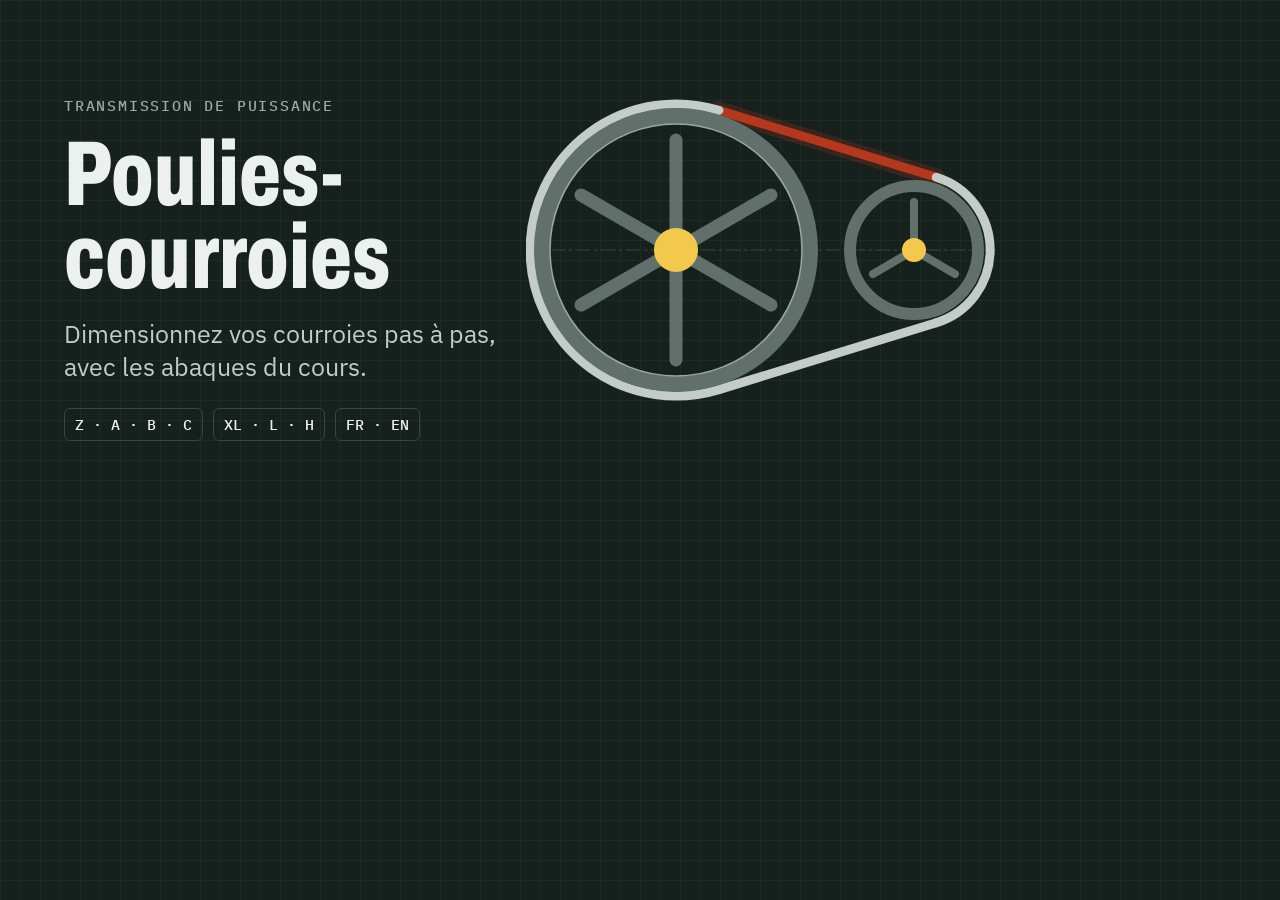
<file: android/store/src/feature.html>
<!doctype html>
<!-- Google Play feature graphic, 1024 × 500. ?lang=en for the English version. -->
<meta charset="utf-8">
<link rel="stylesheet" href="https://fonts.googleapis.com/css2?family=Archivo:wdth,wght@62..125,500..800&family=IBM+Plex+Mono:wght@500&family=IBM+Plex+Sans:wght@400&display=swap">
<style>
  html,body{margin:0;width:1024px;height:500px;overflow:hidden}
  body{background:#16201D;color:#ECF0EE;font-family:"IBM Plex Sans",sans-serif;position:relative;
       background-image:linear-gradient(#ffffff0a 1px,transparent 1px),linear-gradient(90deg,#ffffff0a 1px,transparent 1px);background-size:20px 20px}
  .txt{position:absolute;left:64px;top:96px;width:470px;display:grid;gap:18px}
  .eb{font:500 15px "IBM Plex Mono",monospace;letter-spacing:.12em;text-transform:uppercase;color:#9AA7A3}
  h1{margin:0;font-family:"Archivo",sans-serif;font-stretch:70%;font-weight:800;font-size:92px;line-height:.9}
  p{margin:0;font-size:25px;line-height:1.35;color:#C3CCC8}
  .chips{display:flex;gap:10px;margin-top:6px}
  .chips span{font:500 15px "IBM Plex Mono",monospace;padding:6px 10px;border:1.5px solid #3A4643;border-radius:6px;color:#ECF0EE}
  svg{position:absolute;right:28px;top:70px}
</style>
<div class="txt">
  <div class="eb" id="eb">Transmission de puissance</div>
  <h1>Poulies-<br>courroies</h1>
  <p id="sub">Dimensionnez vos courroies pas à pas, avec les abaques du cours.</p>
  <div class="chips"><span>Z · A · B · C</span><span>XL · L · H</span><span>FR · EN</span></div>
</div>
<svg width="470" height="360" viewBox="0 0 470 360">
  <g fill="none" stroke-linecap="round">
    <line x1="0" y1="180" x2="470" y2="180" stroke="#3A4643" stroke-width="1.2" stroke-dasharray="14 4 3 4"/>
    <!-- open belt: tangent points for R = 146, r = 76, centre distance 238 -->
    <path d="M192.9 40.4 L410.3 107.3" stroke="#B5381D" stroke-width="18" opacity=".22"/>
    <path d="M192.9 40.4 L410.3 107.3" stroke="#B5381D" stroke-width="9"/>
    <path d="M410.3 252.7 L192.9 319.6" stroke="#C3CCC8" stroke-width="9"/>
    <path d="M410.3 107.3 A76 76 0 0 1 410.3 252.7" stroke="#C3CCC8" stroke-width="9"/>
    <path d="M192.9 319.6 A146 146 0 1 1 192.9 40.4" stroke="#C3CCC8" stroke-width="9"/>
    <circle cx="150" cy="180" r="134" stroke="#62706B" stroke-width="16"/>
    <circle cx="150" cy="180" r="126" stroke="#9AA7A3" stroke-width="1.5"/>
    <g stroke="#62706B" stroke-width="13">
      <path d="M150 180 L150 70 M150 180 L245 235 M150 180 L55 235 M150 180 L150 290 M150 180 L245 125 M150 180 L55 125"/>
    </g>
    <circle cx="388" cy="180" r="64" stroke="#62706B" stroke-width="12"/>
    <path d="M388 180 L388 132 M388 180 L429 204 M388 180 L347 204" stroke="#62706B" stroke-width="8"/>
  </g>
  <circle cx="150" cy="180" r="22" fill="#F2C94C"/>
  <circle cx="388" cy="180" r="12" fill="#F2C94C"/>
</svg>
<script>
  if (new URLSearchParams(location.search).get('lang') === 'en') {
    document.getElementById('eb').textContent = 'Power transmission';
    document.getElementById('sub').textContent = 'Size your belt drives step by step, using the course charts.';
  }
</script>
</file>
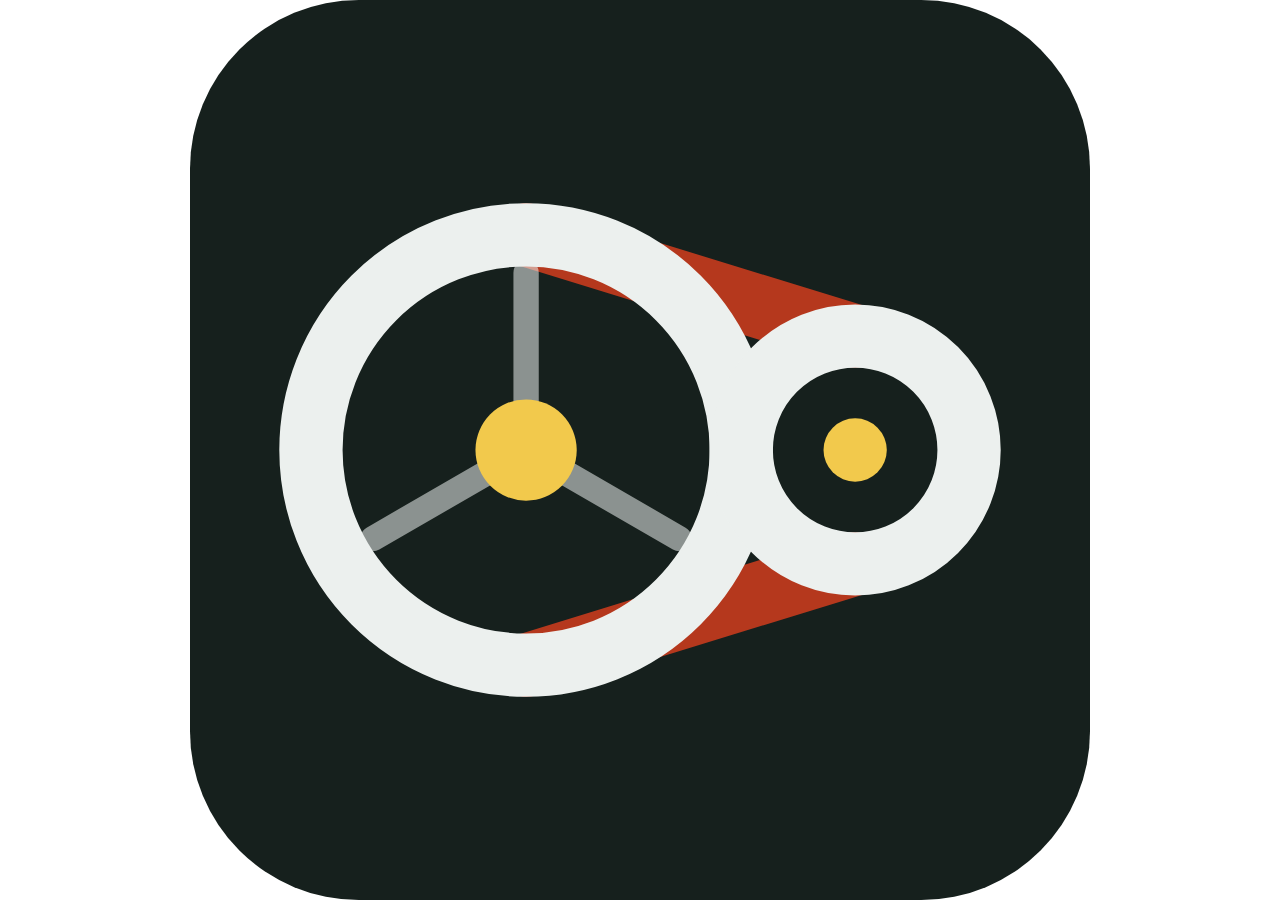
<file: android/store/src/icon.html>
<!doctype html>
<!-- App icon. ?v=any (rounded, web), ?v=play (full-bleed square for Google Play), ?v=maskable (content inside the 80 % safe zone). -->
<meta charset="utf-8">
<style>html,body{margin:0;width:100vw;height:100vh;overflow:hidden;background:transparent}svg{display:block;width:100vw;height:100vh}</style>
<svg id="i" viewBox="0 0 64 64" xmlns="http://www.w3.org/2000/svg">
  <rect id="bg" width="64" height="64" fill="#16201D"/>
  <g id="g">
    <path d="M20 15 L46 23 M20 49 L46 41" stroke="#B5381D" stroke-width="5" stroke-linecap="round"/>
    <circle cx="20" cy="32" r="17" fill="none" stroke="#ECF0EE" stroke-width="5"/>
    <circle cx="46" cy="32" r="9" fill="none" stroke="#ECF0EE" stroke-width="5"/>
    <g stroke="#ECF0EE" stroke-width="2" stroke-linecap="round" opacity=".55">
      <path d="M20 32 L20 18 M20 32 L32.1 39 M20 32 L7.9 39"/>
    </g>
    <circle cx="20" cy="32" r="4" fill="#F2C94C"/>
    <circle cx="46" cy="32" r="2.5" fill="#F2C94C"/>
  </g>
</svg>
<script>
  const v = new URLSearchParams(location.search).get('v') || 'any';
  const s = { any: 0.9, play: 0.82, maskable: 0.72 }[v];
  // content bounding box centre is (29, 32); scale it around the icon centre (32, 32)
  document.getElementById('g').setAttribute('transform', `translate(32 32) scale(${s}) translate(-29 -32)`);
  if (v === 'any') document.getElementById('bg').setAttribute('rx', '12');
</script>
</file>
